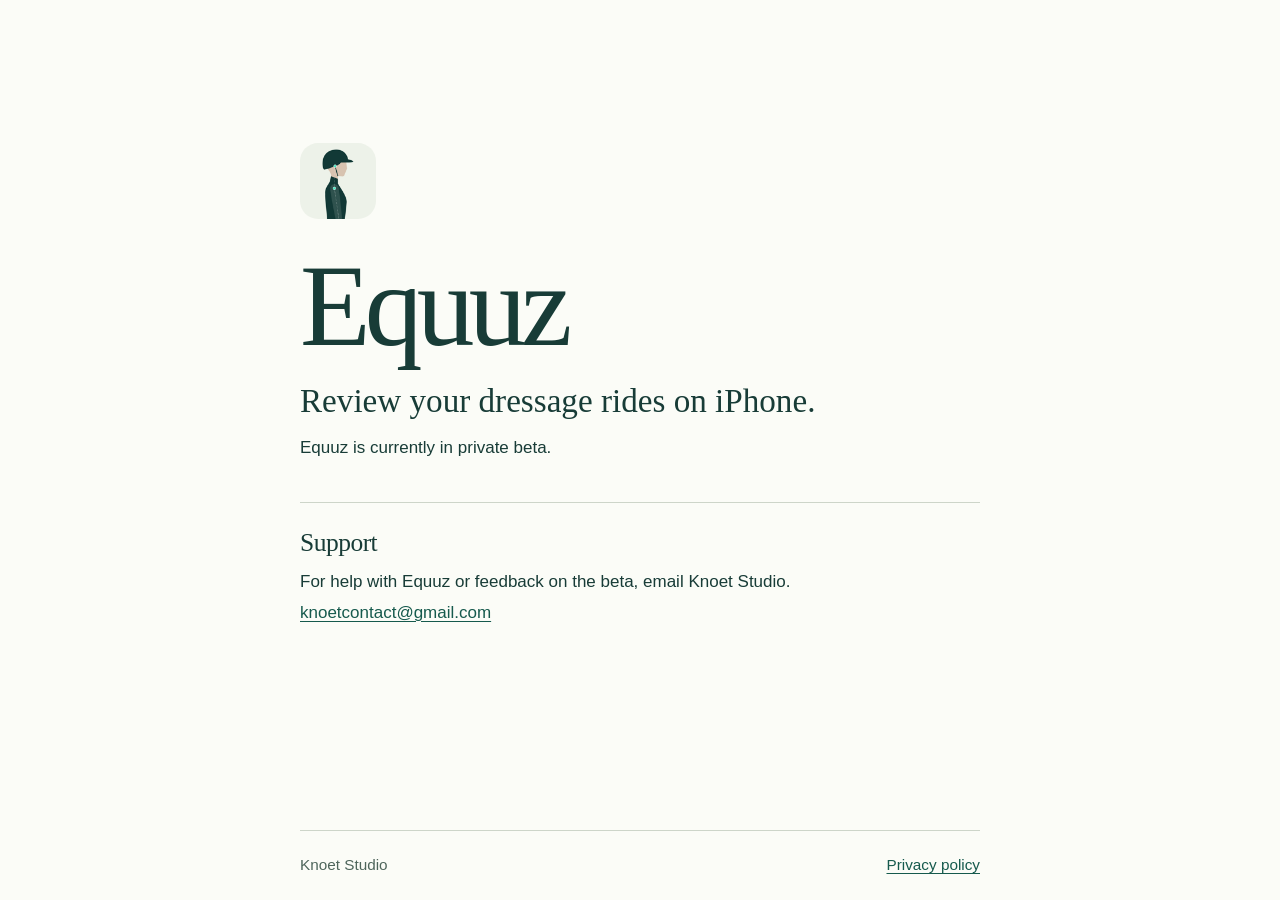
<file: index.html>
<!doctype html>
<html lang="en">
<head>
  <meta charset="utf-8">
  <meta name="viewport" content="width=device-width, initial-scale=1">
  <meta name="robots" content="noindex">
  <meta name="description" content="Equuz is a private beta app for dressage riders. Find support and privacy information from Knoet Studio.">
  <title>Equuz · Dressage ride review</title>
  <link rel="icon" type="image/png" href="equuz.png">
  <link rel="stylesheet" href="style.css">
</head>
<body class="home">
  <main class="wrap">
    <img class="app-icon" src="equuz.png" alt="" width="76" height="76">
    <h1>Equuz</h1>
    <p class="intro">Review your dressage rides on iPhone.</p>
    <p>Equuz is currently in private beta.</p>
    <section class="support" aria-labelledby="support">
      <h2 id="support">Support</h2>
      <p>For help with Equuz or feedback on the beta, email Knoet Studio.</p>
      <a href="mailto:knoetcontact@gmail.com">knoetcontact@gmail.com</a>
    </section>
  </main>
  <footer class="wrap"><span>Knoet Studio</span><a href="privacy/">Privacy policy</a></footer>
</body>
</html>
</file>
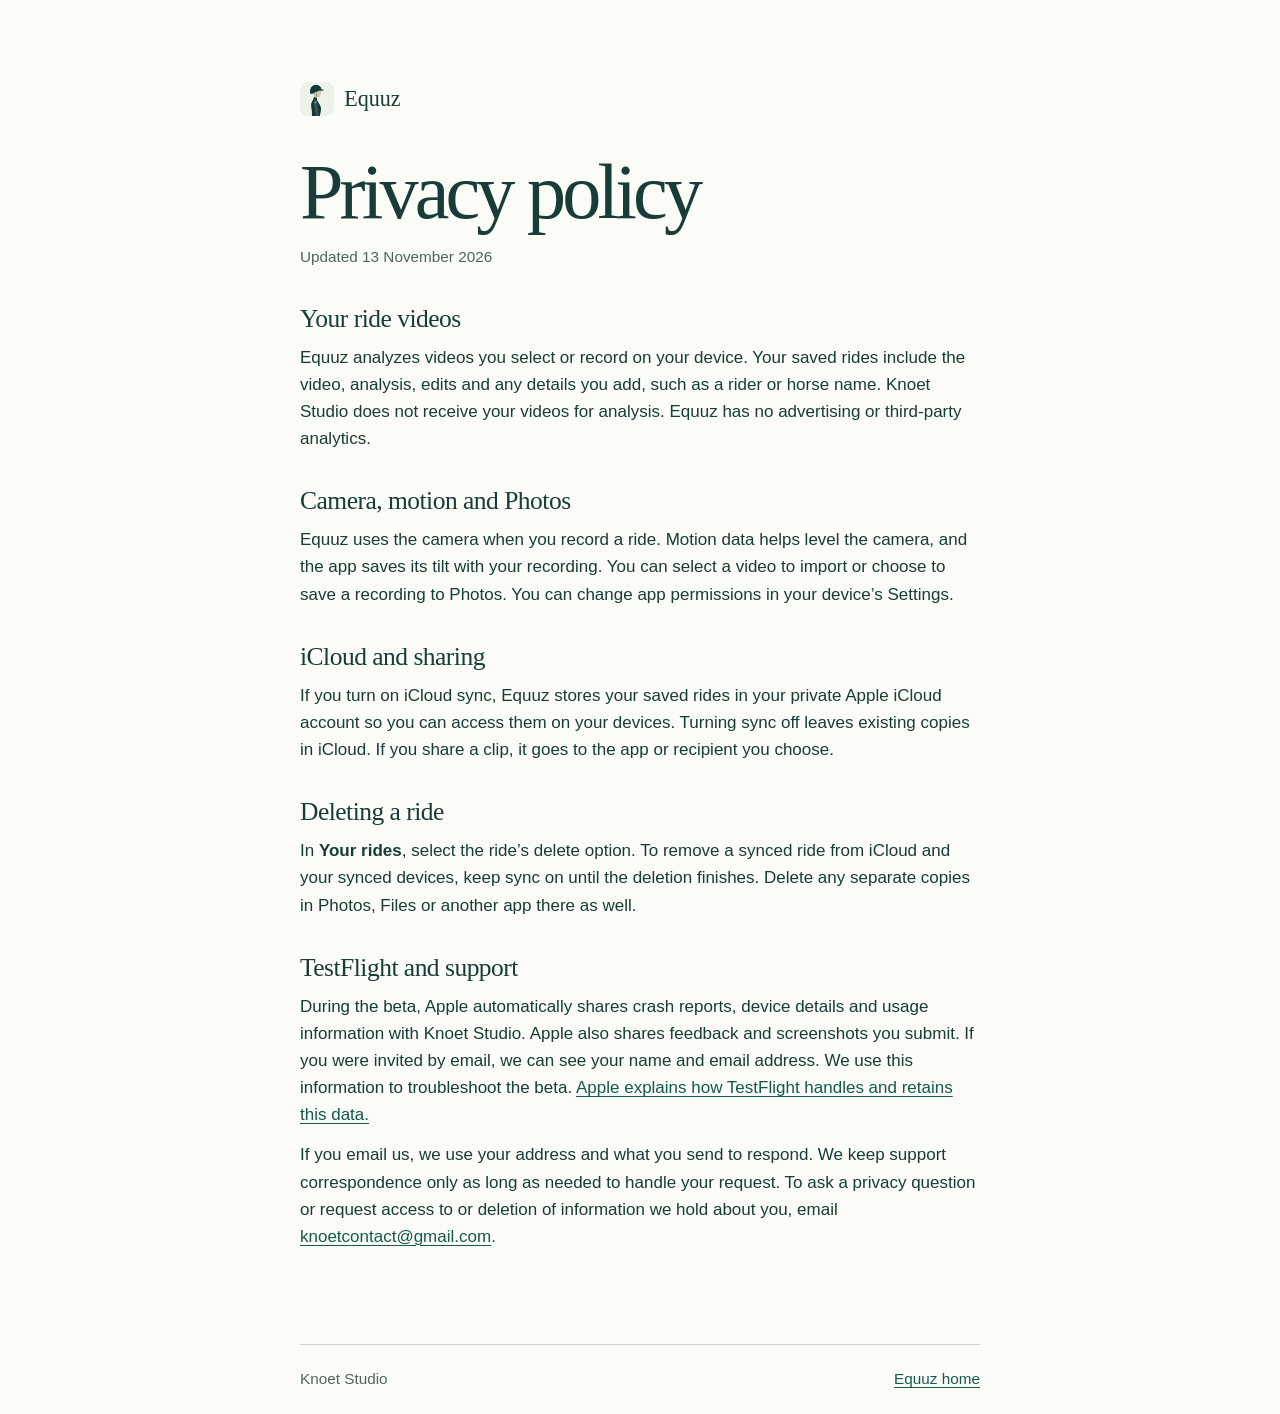
<file: privacy/index.html>
<!doctype html>
<html lang="en">
<head>
  <meta charset="utf-8">
  <meta name="viewport" content="width=device-width, initial-scale=1">
  <meta name="robots" content="noindex">
  <meta name="description" content="How Equuz handles ride videos, iCloud sync and TestFlight feedback, and how to delete a ride or contact Knoet Studio.">
  <title>Privacy policy · Equuz</title>
  <link rel="icon" type="image/png" href="../equuz.png">
  <link rel="stylesheet" href="../style.css">
</head>
<body>
  <main class="wrap policy">
    <a class="brand" href="../"><img src="../equuz.png" alt="" width="34" height="34">Equuz</a>
    <h1>Privacy policy</h1>
    <p class="date">Updated <time datetime="2026-11-13">13 November 2026</time></p>

    <h2>Your ride videos</h2>
    <p>Equuz analyzes videos you select or record on your device. Your saved rides include the video, analysis, edits and any details you add, such as a rider or horse name. Knoet Studio does not receive your videos for analysis. Equuz has no advertising or third-party analytics.</p>

    <h2>Camera, motion and Photos</h2>
    <p>Equuz uses the camera when you record a ride. Motion data helps level the camera, and the app saves its tilt with your recording. You can select a video to import or choose to save a recording to Photos. You can change app permissions in your device’s Settings.</p>

    <h2>iCloud and sharing</h2>
    <p>If you turn on iCloud sync, Equuz stores your saved rides in your private Apple iCloud account so you can access them on your devices. Turning sync off leaves existing copies in iCloud. If you share a clip, it goes to the app or recipient you choose.</p>

    <h2>Deleting a ride</h2>
    <p>In <strong>Your rides</strong>, select the ride’s delete option. To remove a synced ride from iCloud and your synced devices, keep sync on until the deletion finishes. Delete any separate copies in Photos, Files or another app there as well.</p>

    <h2>TestFlight and support</h2>
    <p>During the beta, Apple automatically shares crash reports, device details and usage information with Knoet Studio. Apple also shares feedback and screenshots you submit. If you were invited by email, we can see your name and email address. We use this information to troubleshoot the beta. <a href="https://www.apple.com/legal/privacy/data/en/test-flight/">Apple explains how TestFlight handles and retains this data.</a></p>
    <p>If you email us, we use your address and what you send to respond. We keep support correspondence only as long as needed to handle your request. To ask a privacy question or request access to or deletion of information we hold about you, email <a href="mailto:knoetcontact@gmail.com">knoetcontact@gmail.com</a>.</p>
  </main>
  <footer class="wrap"><span>Knoet Studio</span><a href="../">Equuz home</a></footer>
</body>
</html>
</file>
<file: style.css>
:root {
  color-scheme: light;
  background: #fbfcf7;
  color: #183c37;
  font-family: "Helvetica Neue", Arial, sans-serif;
  font-size: 17px;
  line-height: 1.6;
}
* { box-sizing: border-box; }
body { margin: 0; min-height: 100vh; min-height: 100svh; display: flex; flex-direction: column; }
.wrap { width: min(40rem, calc(100% - 3rem)); margin-inline: auto; }
main { padding-block: clamp(2.25rem, 9vh, 6rem); }
.home main { margin-block: auto; }
.app-icon, .brand img { display: block; border-radius: 24%; }
h1, h2, .intro { font-family: Georgia, "Times New Roman", serif; font-weight: 400; }
h1 { letter-spacing: -.05em; font-size: clamp(3rem, 8vw, 4.6rem); line-height: 1.04; margin: 1.6rem 0 .75rem; }
.home h1 { font-size: clamp(4.5rem, 12vw, 6.8rem); }
.intro { font-size: clamp(1.4rem, 4vw, 1.95rem); line-height: 1.3; margin: 0 0 .7rem; }
p { margin: 0 0 .75rem; }
h2 { font-size: 1.5rem; line-height: 1.2; letter-spacing: -.02em; margin: 2rem 0 .55rem; }
.support { margin-top: 2.4rem; padding-top: 1.5rem; border-top: 1px solid #cdd5c9; }
.support h2 { margin-top: 0; }
.support p { margin-bottom: .2rem; }
a { color: #165a4d; text-underline-offset: .2em; text-decoration-thickness: 1px; }
a:hover { text-decoration-thickness: 2px; }
a:focus-visible { outline: 2px solid currentColor; outline-offset: 4px; }
.brand { display: inline-flex; gap: .6rem; align-items: center; color: inherit; text-decoration: none; font-family: Georgia, serif; font-size: 1.3rem; }
.brand:hover { text-decoration: underline; }
.date, footer { color: #4e655b; font-size: .9rem; }
footer { margin-top: auto; padding-block: 1.3rem; border-top: 1px solid #cdd5c9; display: flex; gap: 1rem; justify-content: space-between; }
</file>
